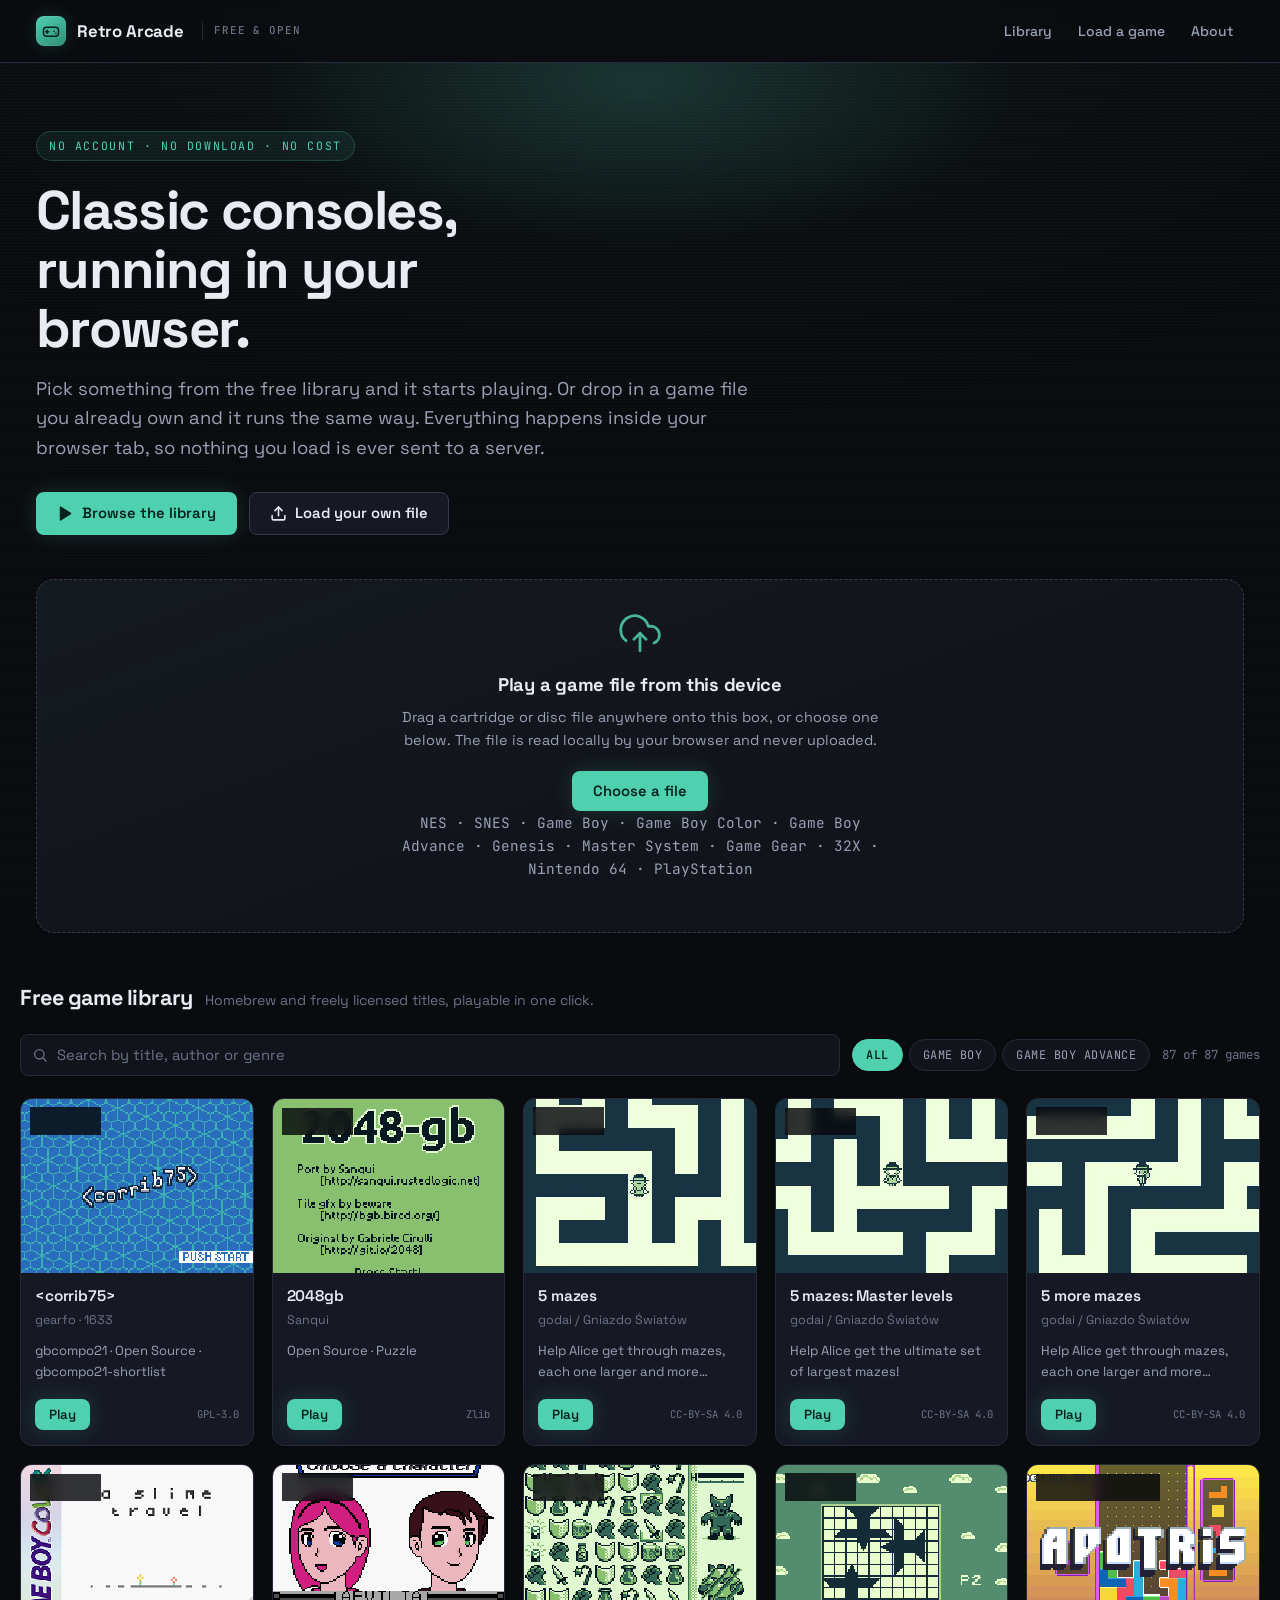
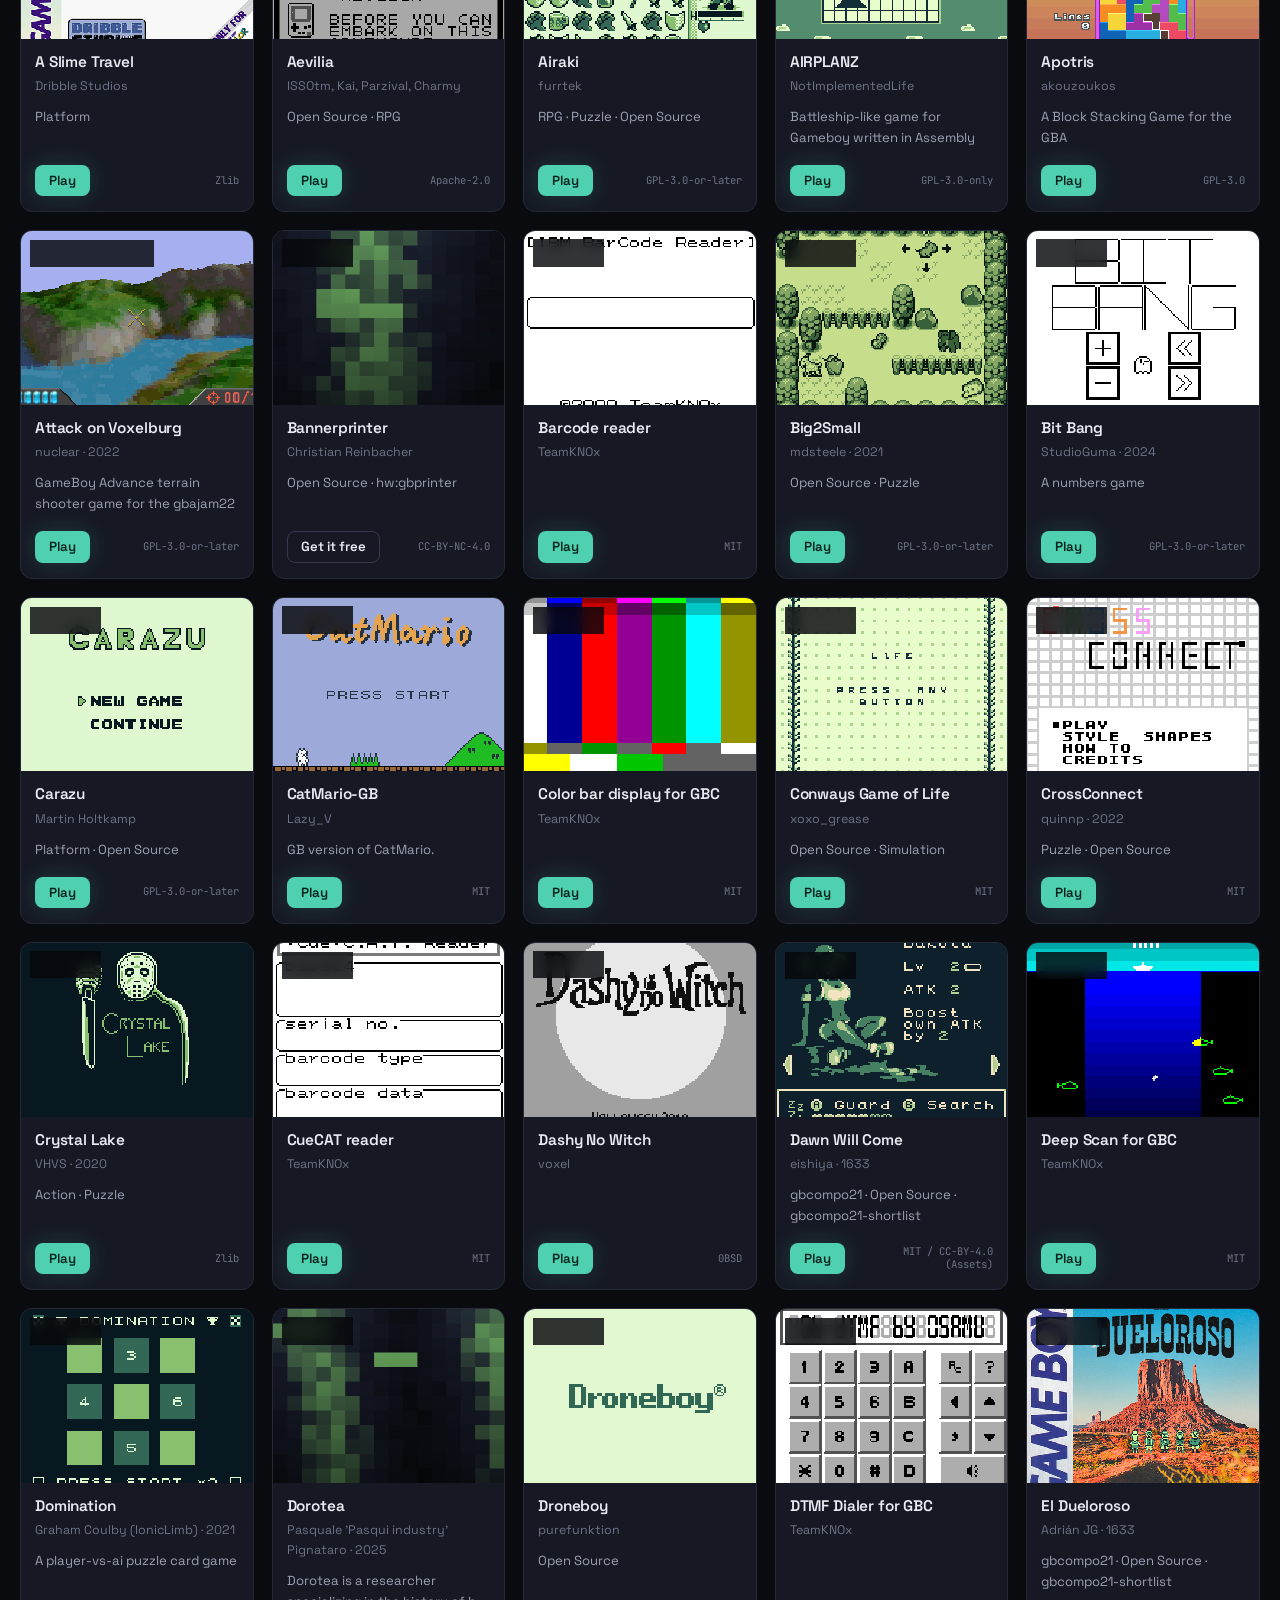
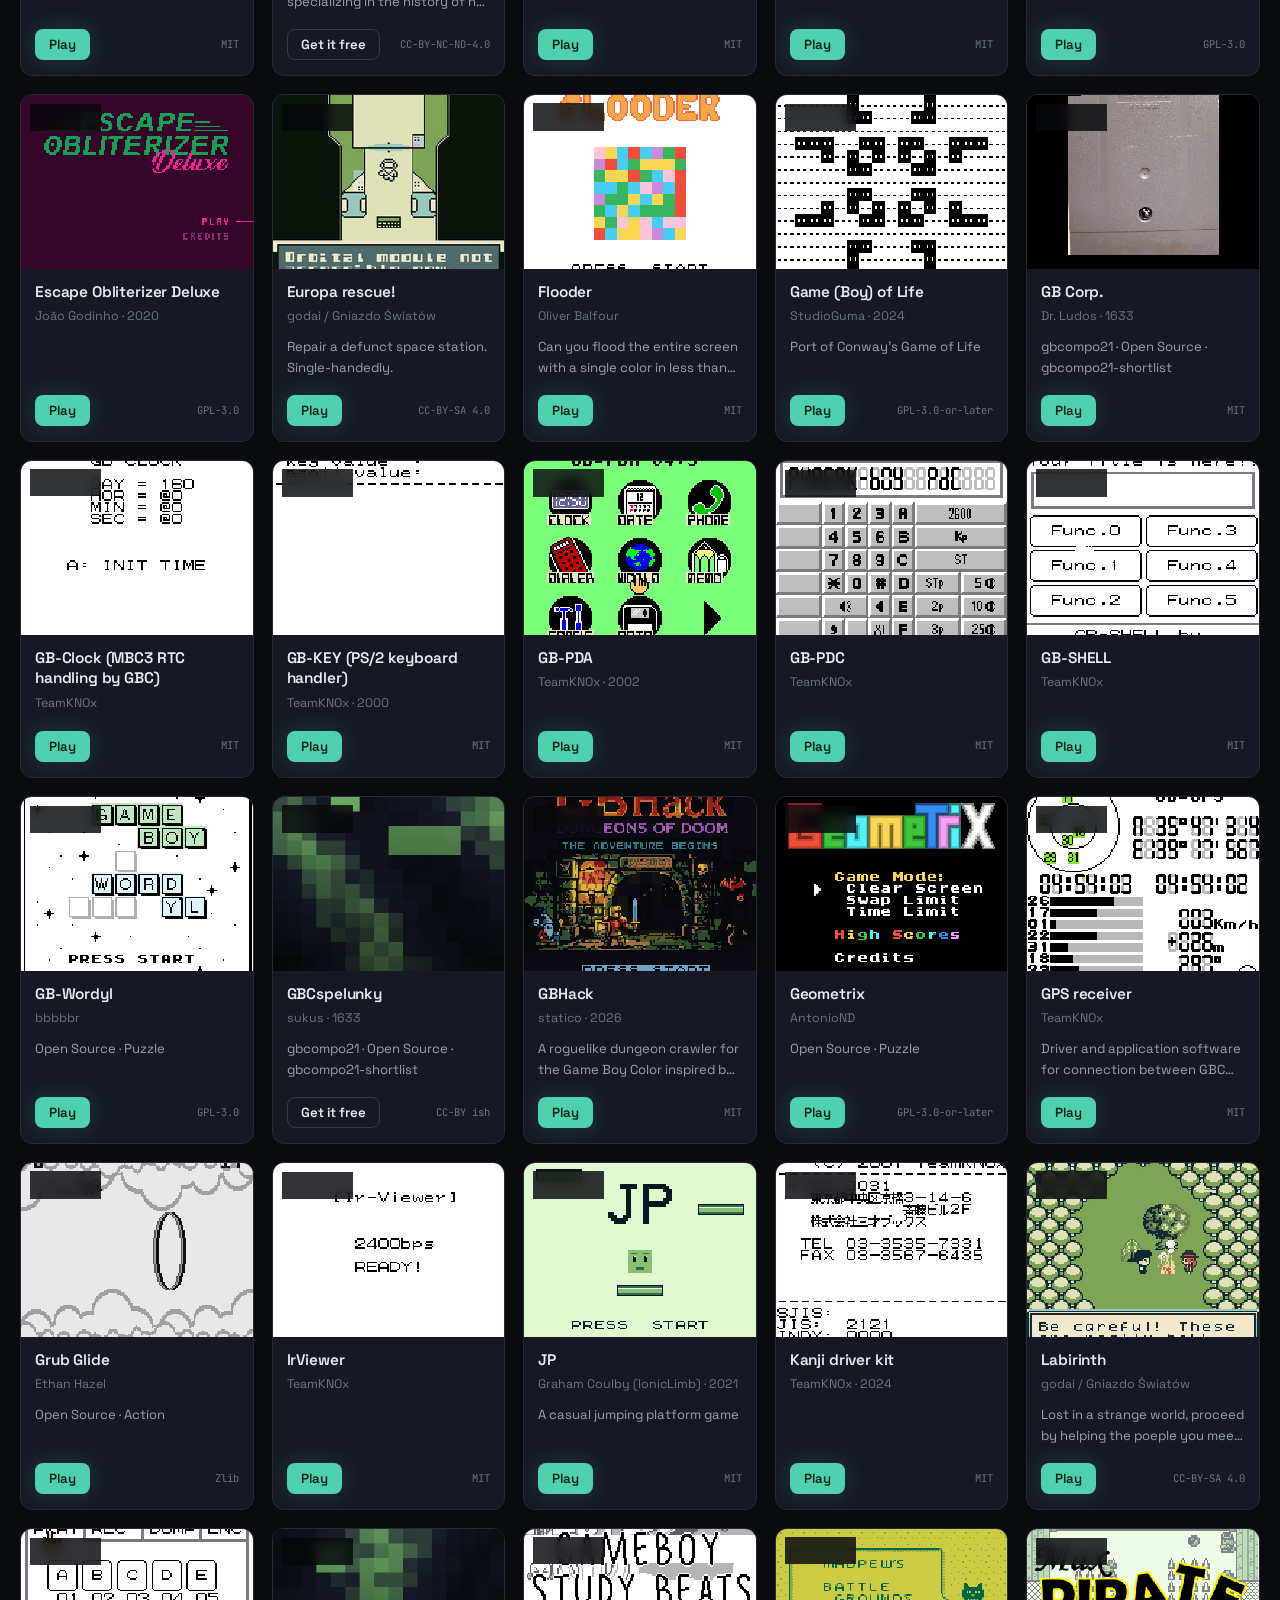
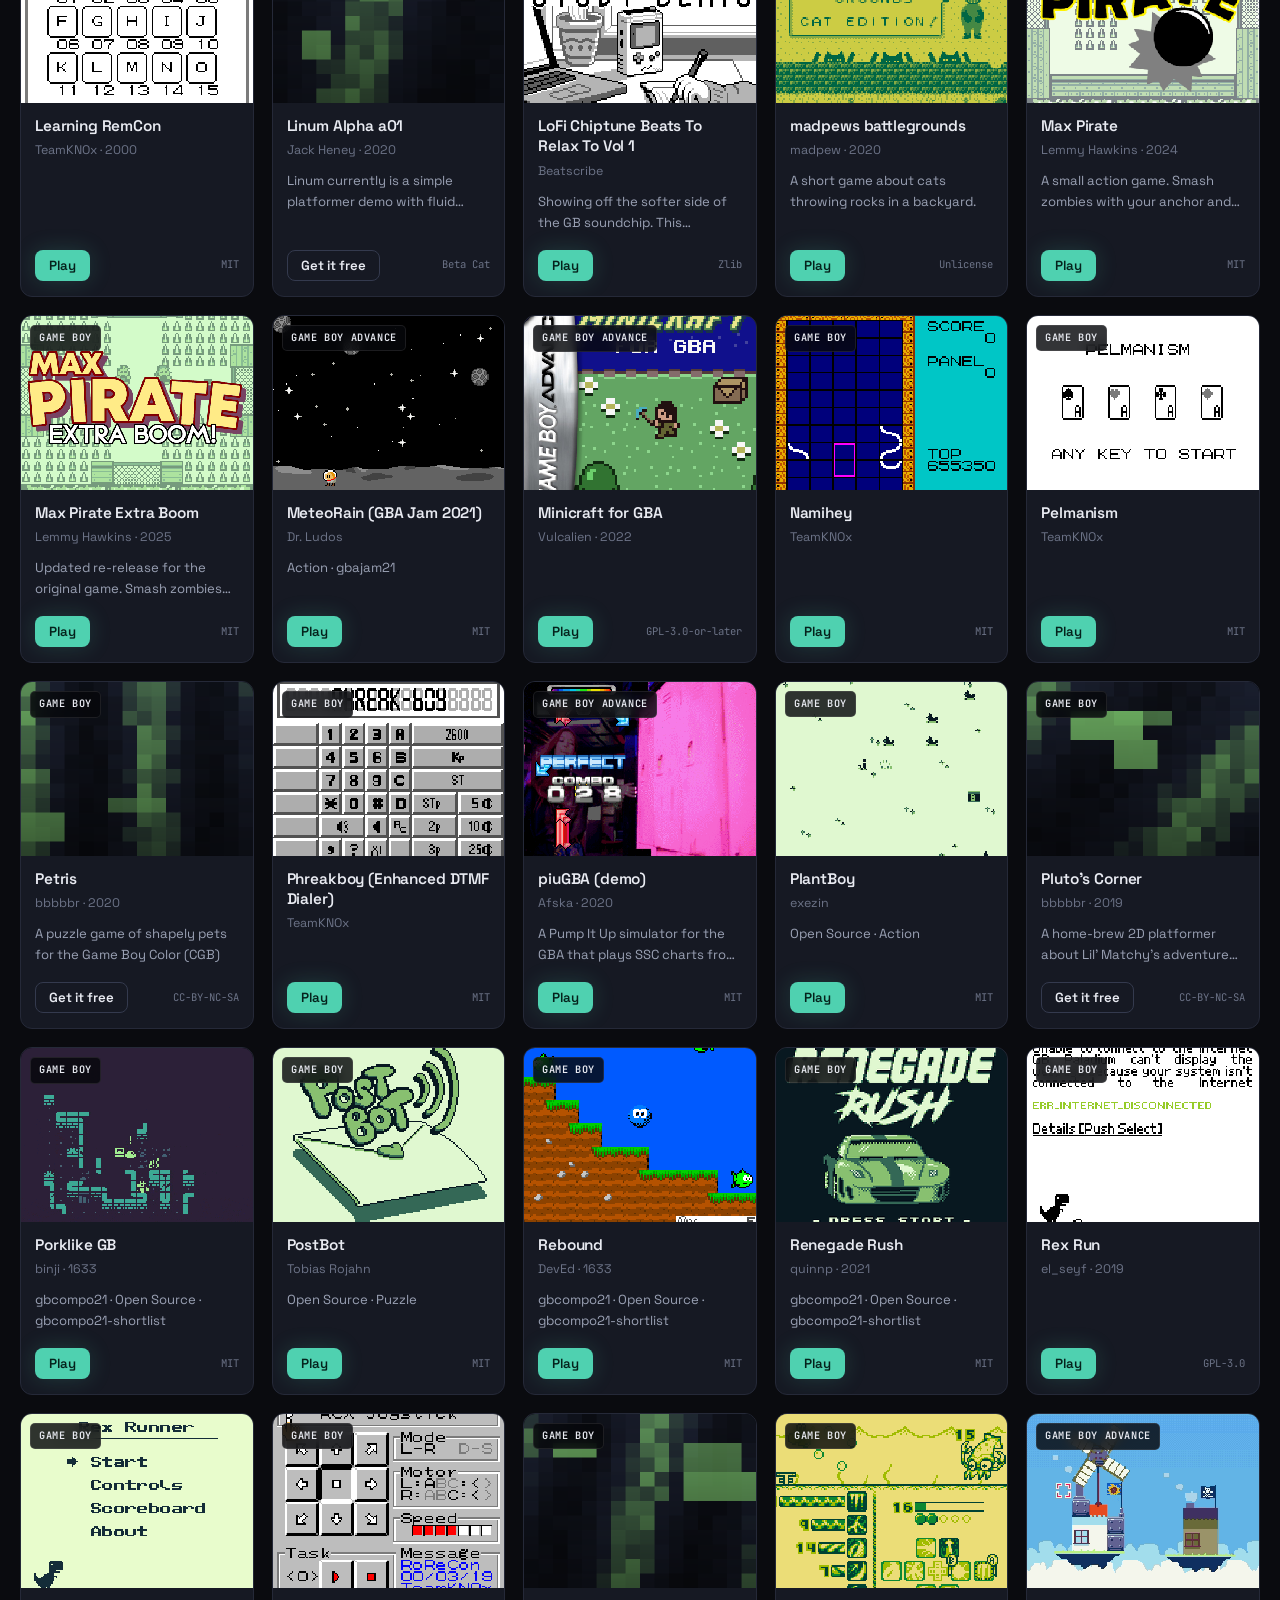
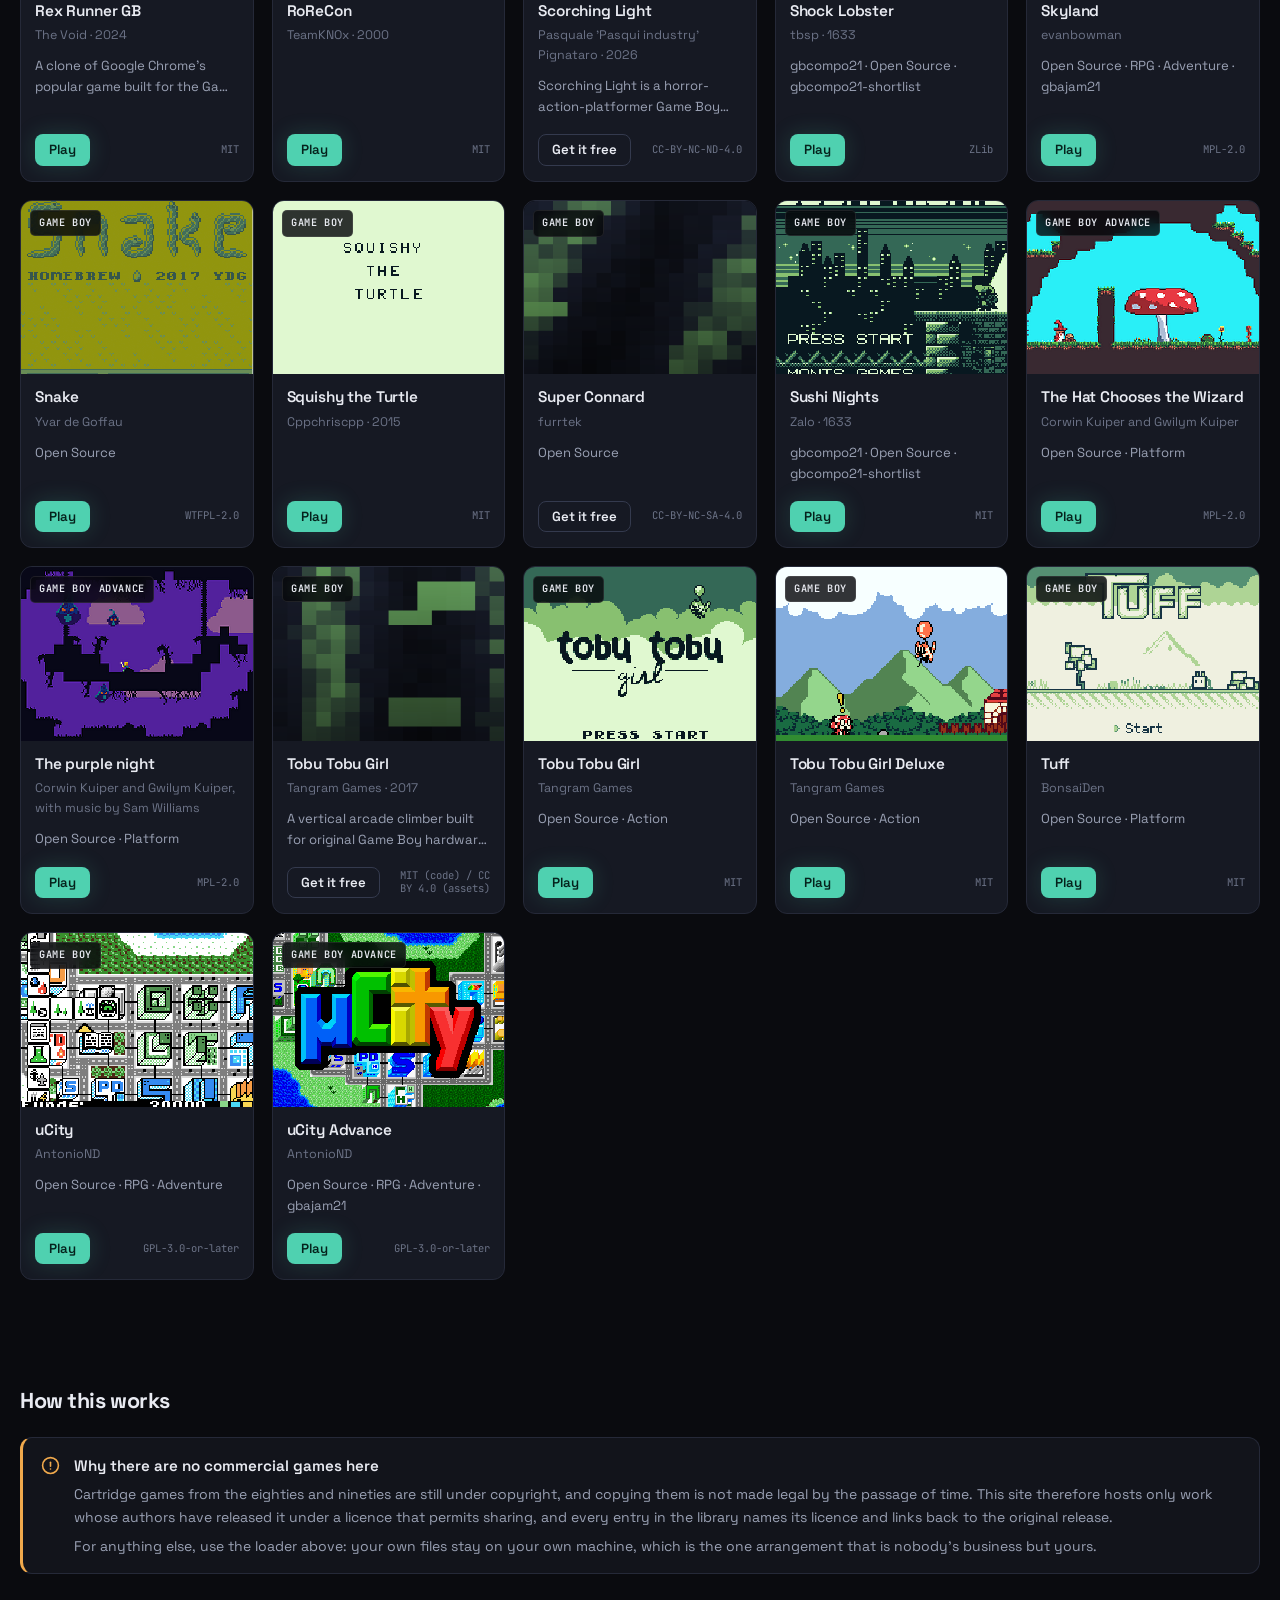
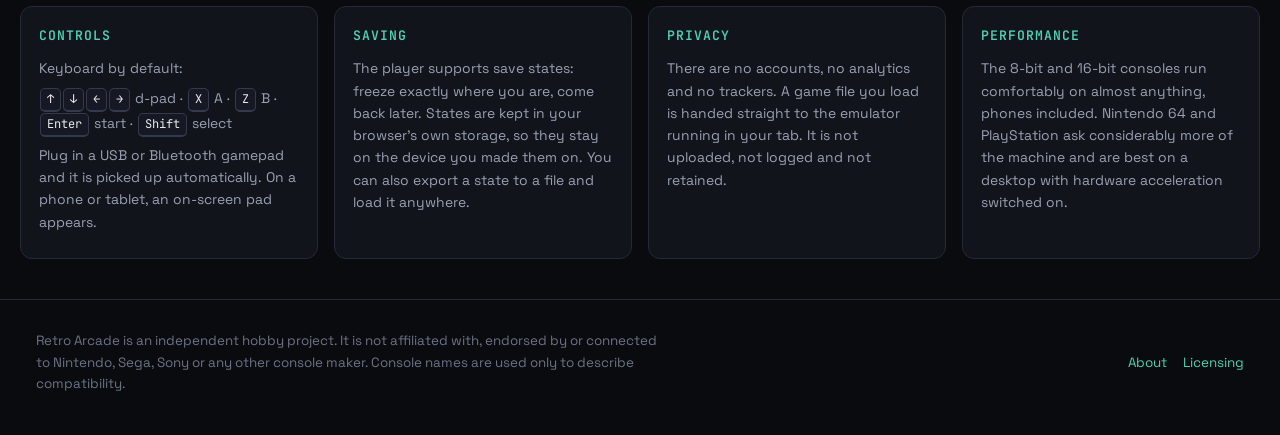
<file: index.html>
<!DOCTYPE html>
<html lang="en">
<head>
<meta charset="utf-8">
<meta name="viewport" content="width=device-width, initial-scale=1">
<title>Retro Arcade</title>
<meta name="description" content="A free browser arcade for classic consoles. Play freely licensed homebrew in one click, or load a game file from your own machine. Nothing is uploaded anywhere.">
<meta name="color-scheme" content="dark">
<meta property="og:title" content="Retro Arcade">
<meta property="og:description" content="Free browser emulation for NES, SNES, Game Boy, Genesis, Nintendo 64 and PlayStation.">
<meta property="og:type" content="website">
<link rel="icon" href="assets/img/favicon.svg" type="image/svg+xml">
<link rel="preconnect" href="https://fonts.googleapis.com">
<link rel="preconnect" href="https://fonts.gstatic.com" crossorigin>
<link href="https://fonts.googleapis.com/css2?family=Space+Grotesk:wght@400;500;600;700&family=JetBrains+Mono:wght@400;500;600&display=swap" rel="stylesheet">
<link rel="stylesheet" href="assets/css/app.css">
</head>
<body>

<header class="site-header">
  <div class="shell">
    <a class="brand" href="index.html">
      <span class="brand-mark" aria-hidden="true">
        <svg viewBox="0 0 24 24" fill="none" stroke="#05221c" stroke-width="2.1" stroke-linecap="round" stroke-linejoin="round">
          <rect x="2" y="7" width="20" height="12" rx="4"/>
          <path d="M7 11v4M5 13h4"/>
          <circle cx="16" cy="12.5" r="1.1" fill="#05221c" stroke="none"/>
          <circle cx="18.5" cy="15" r="1.1" fill="#05221c" stroke="none"/>
        </svg>
      </span>
      Retro Arcade
    </a>
    <span class="brand-sub">free &amp; open</span>
    <span class="header-spacer"></span>
    <nav class="header-links">
      <a class="header-link" href="#library">Library</a>
      <a class="header-link header-link-key" href="#load">Load a game</a>
      <a class="header-link" href="#about">About</a>
    </nav>
  </div>
</header>

<main>

  <section class="hero">
    <div class="shell">
      <span class="eyebrow">No account · No download · No cost</span>
      <h1>Classic consoles, running in your browser.</h1>
      <p class="lede">
        Pick something from the free library and it starts playing. Or drop in a game
        file you already own and it runs the same way. Everything happens inside your
        browser tab, so nothing you load is ever sent to a server.
      </p>
      <div class="hero-actions">
        <a class="btn btn-primary" href="#library">
          <svg viewBox="0 0 24 24" fill="none" stroke="currentColor" stroke-width="2.2" stroke-linecap="round" stroke-linejoin="round"><polygon points="5 3 19 12 5 21 5 3" fill="currentColor"/></svg>
          Browse the library
        </a>
        <a class="btn btn-ghost" href="#load">
          <svg viewBox="0 0 24 24" fill="none" stroke="currentColor" stroke-width="2.2" stroke-linecap="round" stroke-linejoin="round"><path d="M21 15v4a2 2 0 0 1-2 2H5a2 2 0 0 1-2-2v-4"/><polyline points="17 8 12 3 7 8"/><line x1="12" y1="3" x2="12" y2="15"/></svg>
          Load your own file
        </a>
      </div>
    </div>
  </section>

  <section class="shell" id="load">
    <div class="dropzone" id="dropzone">
      <div class="dropzone-icon" aria-hidden="true">
        <svg viewBox="0 0 24 24" fill="none" stroke="currentColor" stroke-width="1.6" stroke-linecap="round" stroke-linejoin="round">
          <path d="M20 16.6A5 5 0 0 0 18 7h-1.26A8 8 0 1 0 4 15.25"/>
          <polyline points="8.5 14.5 12 11 15.5 14.5"/>
          <line x1="12" y1="11" x2="12" y2="21"/>
        </svg>
      </div>
      <h2>Play a game file from this device</h2>
      <p>
        Drag a cartridge or disc file anywhere onto this box, or choose one below.
        The file is read locally by your browser and never uploaded.
      </p>
      <button class="btn btn-primary" type="button" id="pick-file">Choose a file</button>
      <input type="file" id="file-input" class="visually-hidden" accept="">
      <p class="dropzone-note" id="dropzone-note">
        NES · SNES · Game Boy · Game Boy Color · Game Boy Advance · Genesis · Master System · Game Gear · 32X · Nintendo 64 · PlayStation
      </p>
    </div>
  </section>

  <section class="shell section" id="library">
    <div class="section-head">
      <h2>Free game library</h2>
      <p id="library-subtitle">Homebrew and freely licensed titles, playable in one click.</p>
    </div>

    <div class="toolbar">
      <label class="search-field">
        <span class="visually-hidden">Search the library</span>
        <svg viewBox="0 0 24 24" fill="none" stroke="currentColor" stroke-width="2" stroke-linecap="round"><circle cx="11" cy="11" r="7"/><line x1="21" y1="21" x2="16.6" y2="16.6"/></svg>
        <input type="search" id="search" placeholder="Search by title, author or genre" autocomplete="off">
      </label>
      <div class="filters" id="filters" role="group" aria-label="Filter by console"></div>
      <span class="result-count" id="result-count"></span>
    </div>

    <ul class="grid" id="grid"></ul>
    <div class="empty" id="empty" hidden>
      <h3>Nothing here yet</h3>
      <p id="empty-text">No games match that search.</p>
    </div>
  </section>

  <section class="shell section" id="about">
    <div class="section-head">
      <h2>How this works</h2>
    </div>

    <div class="notice">
      <svg viewBox="0 0 24 24" fill="none" stroke="currentColor" stroke-width="2" stroke-linecap="round" stroke-linejoin="round"><circle cx="12" cy="12" r="10"/><line x1="12" y1="8" x2="12" y2="13"/><line x1="12" y1="16.5" x2="12.01" y2="16.5"/></svg>
      <div>
        <h3>Why there are no commercial games here</h3>
        <p>
          Cartridge games from the eighties and nineties are still under copyright, and
          copying them is not made legal by the passage of time. This site therefore hosts
          only work whose authors have released it under a licence that permits sharing,
          and every entry in the library names its licence and links back to the original
          release.
        </p>
        <p>
          For anything else, use the loader above: your own files stay on your own machine,
          which is the one arrangement that is nobody's business but yours.
        </p>
      </div>
    </div>

    <div class="info-grid">
      <div class="info-card">
        <h3>Controls</h3>
        <p>Keyboard by default:</p>
        <p>
          <span class="keycap">↑</span><span class="keycap">↓</span><span class="keycap">←</span><span class="keycap">→</span> d-pad ·
          <span class="keycap">X</span> A · <span class="keycap">Z</span> B ·
          <span class="keycap">Enter</span> start · <span class="keycap">Shift</span> select
        </p>
        <p>Plug in a USB or Bluetooth gamepad and it is picked up automatically. On a phone or tablet, an on-screen pad appears.</p>
      </div>

      <div class="info-card">
        <h3>Saving</h3>
        <p>
          The player supports save states: freeze exactly where you are, come back later.
          States are kept in your browser's own storage, so they stay on the device you
          made them on. You can also export a state to a file and load it anywhere.
        </p>
      </div>

      <div class="info-card">
        <h3>Privacy</h3>
        <p>
          There are no accounts, no analytics and no trackers. A game file you load is
          handed straight to the emulator running in your tab. It is not uploaded, not
          logged and not retained.
        </p>
      </div>

      <div class="info-card">
        <h3>Performance</h3>
        <p>
          The 8-bit and 16-bit consoles run comfortably on almost anything, phones included.
          Nintendo 64 and PlayStation ask considerably more of the machine and are best on a
          desktop with hardware acceleration switched on.
        </p>
      </div>
    </div>
  </section>

</main>

<footer class="site-footer">
  <div class="shell">
    <p>
      Retro Arcade is an independent hobby project. It is not affiliated with, endorsed
      by or connected to Nintendo, Sega, Sony or any other console maker. Console names
      are used only to describe compatibility.
    </p>
    <nav>
      <a href="#about">About</a>
      <a href="LICENSING.md">Licensing</a>
    </nav>
  </div>
</footer>

<script type="module" src="assets/js/library.js"></script>
</body>
</html>
</file>
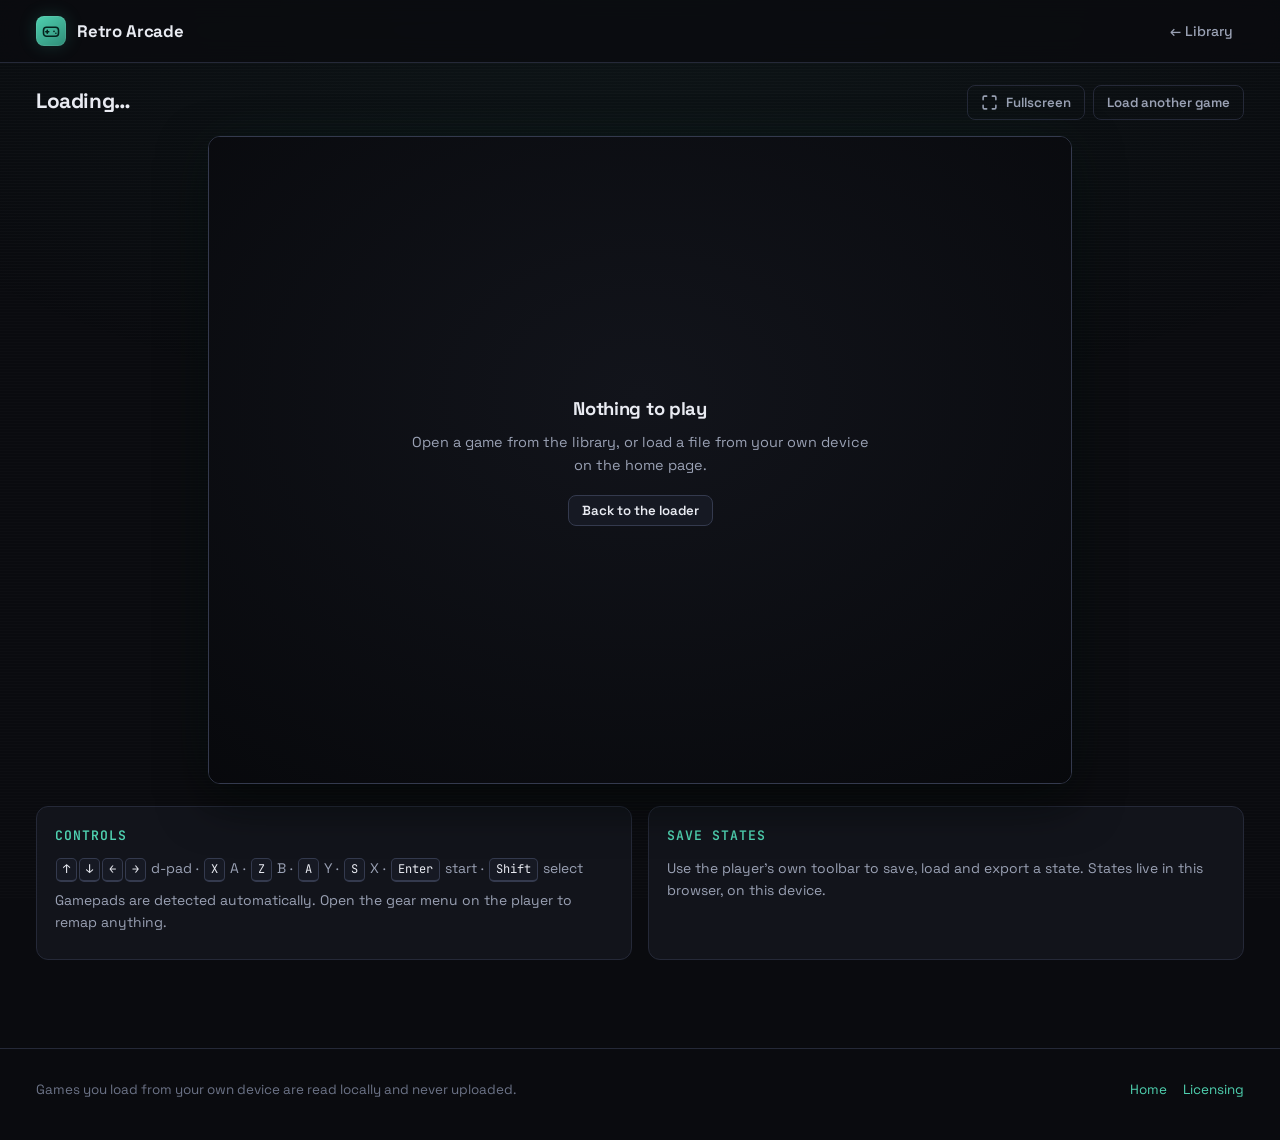
<file: play.html>
<!DOCTYPE html>
<html lang="en">
<head>
<meta charset="utf-8">
<meta name="viewport" content="width=device-width, initial-scale=1, viewport-fit=cover">
<title>Player · Retro Arcade</title>
<meta name="description" content="Browser-based console player.">
<meta name="color-scheme" content="dark">
<meta name="robots" content="noindex">
<link rel="icon" href="assets/img/favicon.svg" type="image/svg+xml">
<link rel="preconnect" href="https://fonts.googleapis.com">
<link rel="preconnect" href="https://fonts.gstatic.com" crossorigin>
<link href="https://fonts.googleapis.com/css2?family=Space+Grotesk:wght@400;500;600;700&family=JetBrains+Mono:wght@400;500;600&display=swap" rel="stylesheet">
<link rel="stylesheet" href="assets/css/app.css">
</head>
<body class="player-page">

<header class="site-header">
  <div class="shell">
    <a class="brand" href="index.html">
      <span class="brand-mark" aria-hidden="true">
        <svg viewBox="0 0 24 24" fill="none" stroke="#05221c" stroke-width="2.1" stroke-linecap="round" stroke-linejoin="round">
          <rect x="2" y="7" width="20" height="12" rx="4"/>
          <path d="M7 11v4M5 13h4"/>
          <circle cx="16" cy="12.5" r="1.1" fill="#05221c" stroke="none"/>
          <circle cx="18.5" cy="15" r="1.1" fill="#05221c" stroke="none"/>
        </svg>
      </span>
      Retro Arcade
    </a>
    <span class="header-spacer"></span>
    <nav class="header-links">
      <a class="header-link header-link-key" href="index.html#library">← Library</a>
    </nav>
  </div>
</header>

<main class="player-main">
  <div class="shell">

    <div class="player-bar">
      <div class="player-id">
        <h1 id="game-title">Loading…</h1>
        <p class="sub" id="game-sub"></p>
      </div>
      <div class="player-tools">
        <button class="btn btn-quiet btn-sm" type="button" id="btn-fullscreen">
          <svg viewBox="0 0 24 24" fill="none" stroke="currentColor" stroke-width="2.2" stroke-linecap="round" stroke-linejoin="round"><path d="M8 3H5a2 2 0 0 0-2 2v3M16 3h3a2 2 0 0 1 2 2v3M16 21h3a2 2 0 0 0 2-2v-3M8 21H5a2 2 0 0 1-2-2v-3"/></svg>
          Fullscreen
        </button>
        <a class="btn btn-quiet btn-sm" id="btn-another" href="index.html#load">Load another game</a>
      </div>
    </div>

    <div class="screen-frame" id="screen-frame">
      <div id="game"></div>

      <div class="screen-overlay" id="overlay">
        <div class="overlay-inner" id="overlay-inner">
          <div class="spinner" id="overlay-spinner"></div>
          <h2 id="overlay-title">Warming up the cabinet</h2>
          <p id="overlay-text">Fetching the emulator core. The first load takes a moment; after that it is cached.</p>
          <div class="error-detail" id="overlay-detail" hidden></div>
          <div class="console-picker" id="console-picker" hidden></div>
          <div id="overlay-actions" hidden>
            <a class="btn btn-ghost btn-sm" href="index.html#load">Back to the loader</a>
          </div>
        </div>
      </div>
    </div>

    <div class="info-grid" id="game-info">
      <div class="info-card">
        <h3>Controls</h3>
        <p>
          <span class="keycap">↑</span><span class="keycap">↓</span><span class="keycap">←</span><span class="keycap">→</span> d-pad ·
          <span class="keycap">X</span> A · <span class="keycap">Z</span> B ·
          <span class="keycap">A</span> Y · <span class="keycap">S</span> X ·
          <span class="keycap">Enter</span> start · <span class="keycap">Shift</span> select
        </p>
        <p>Gamepads are detected automatically. Open the gear menu on the player to remap anything.</p>
      </div>
      <div class="info-card">
        <h3>Save states</h3>
        <p>Use the player's own toolbar to save, load and export a state. States live in this browser, on this device.</p>
      </div>
      <div class="info-card" id="credit-card" hidden>
        <h3>About this game</h3>
        <p id="credit-desc"></p>
        <p id="credit-license"></p>
        <p id="credit-links"></p>
      </div>
    </div>

  </div>
</main>

<footer class="site-footer">
  <div class="shell">
    <p>Games you load from your own device are read locally and never uploaded.</p>
    <nav><a href="index.html">Home</a><a href="LICENSING.md">Licensing</a></nav>
  </div>
</footer>

<script type="module" src="assets/js/player.js"></script>
</body>
</html>
</file>
<file: assets/css/app.css>
/* =========================================================================
   Retro Arcade - stylesheet
   Dark-first cabinet aesthetic. All artwork here is original: abstract
   gradients and geometry, no console logos or game characters.
   ========================================================================= */

:root {
  --bg: #0a0b0f;
  --bg-elevated: #12141b;
  --bg-sunken: #07080b;
  --panel: #161923;
  --panel-hover: #1d2130;
  --border: #252938;
  --border-bright: #343a4e;

  --text: #e9ebf2;
  --text-muted: #9aa1b4;
  --text-faint: #6c7387;

  --accent: #4fd1b0;
  --accent-dim: #2f8c77;
  --accent-glow: rgba(79, 209, 176, 0.18);
  --warm: #f0a94c;
  --warm-glow: rgba(240, 169, 76, 0.16);

  --radius: 12px;
  --radius-sm: 8px;
  --radius-lg: 18px;

  --shadow-sm: 0 1px 2px rgba(0, 0, 0, 0.5);
  --shadow: 0 4px 16px rgba(0, 0, 0, 0.45);
  --shadow-lg: 0 18px 48px rgba(0, 0, 0, 0.55);

  --font-sans: "Space Grotesk", ui-sans-serif, system-ui, -apple-system, "Segoe UI", Roboto, sans-serif;
  --font-mono: "JetBrains Mono", ui-monospace, SFMono-Regular, "SF Mono", Menlo, Consolas, monospace;

  --gutter: 16px;
  --maxw: 1240px;
}

*,
*::before,
*::after { box-sizing: border-box; }

html { scroll-behavior: smooth; }

body {
  margin: 0;
  background: var(--bg);
  color: var(--text);
  font-family: var(--font-sans);
  font-size: 16px;
  line-height: 1.6;
  -webkit-font-smoothing: antialiased;
  text-rendering: optimizeLegibility;
  min-height: 100vh;
}

/* Faint scanline + vignette wash. Purely decorative, kept very low contrast
   so it never interferes with reading. */
body::before {
  content: "";
  position: fixed;
  inset: 0;
  pointer-events: none;
  z-index: 1;
  background:
    repeating-linear-gradient(to bottom, rgba(255, 255, 255, 0.014) 0 1px, transparent 1px 3px),
    radial-gradient(120% 80% at 50% 0%, rgba(79, 209, 176, 0.05), transparent 60%);
}

@media (prefers-reduced-motion: no-preference) {
  body::before { animation: none; }
}

img { max-width: 100%; display: block; }

a {
  color: var(--accent);
  text-decoration: none;
  transition: color 0.15s ease;
}
a:hover { color: #6fe3c6; }

:focus-visible {
  outline: 2px solid var(--accent);
  outline-offset: 3px;
  border-radius: 4px;
}

.shell {
  position: relative;
  z-index: 2;
  width: 100%;
  max-width: var(--maxw);
  margin: 0 auto;
  padding: 0 var(--gutter);
}

.visually-hidden {
  position: absolute;
  width: 1px; height: 1px;
  padding: 0; margin: -1px;
  overflow: hidden;
  clip: rect(0 0 0 0);
  white-space: nowrap;
  border: 0;
}

/* ---------------------------------------------------------------- header */

.site-header {
  position: sticky;
  top: 0;
  z-index: 40;
  background: rgba(10, 11, 15, 0.82);
  backdrop-filter: blur(14px);
  -webkit-backdrop-filter: blur(14px);
  border-bottom: 1px solid var(--border);
}

.site-header .shell {
  display: flex;
  align-items: center;
  gap: 16px;
  min-height: 62px;
}

.brand {
  display: inline-flex;
  align-items: center;
  gap: 11px;
  color: var(--text);
  font-weight: 700;
  letter-spacing: -0.01em;
  font-size: 1.05rem;
  flex-shrink: 0;
}
.brand:hover { color: var(--text); }

.brand-mark {
  width: 30px;
  height: 30px;
  flex-shrink: 0;
  border-radius: 8px;
  background: linear-gradient(145deg, var(--accent), var(--accent-dim));
  display: grid;
  place-items: center;
  box-shadow: 0 0 0 1px rgba(255, 255, 255, 0.08) inset, 0 0 18px var(--accent-glow);
}
.brand-mark svg { width: 18px; height: 18px; display: block; }

.brand-sub {
  color: var(--text-faint);
  font-family: var(--font-mono);
  font-size: 0.68rem;
  letter-spacing: 0.08em;
  text-transform: uppercase;
  font-weight: 500;
  padding-left: 11px;
  margin-left: 2px;
  border-left: 1px solid var(--border);
}

.header-spacer { flex: 1; }

.header-links {
  display: flex;
  align-items: center;
  gap: 4px;
}

.header-link {
  color: var(--text-muted);
  font-size: 0.875rem;
  font-weight: 500;
  padding: 7px 11px;
  border-radius: var(--radius-sm);
  transition: background 0.15s ease, color 0.15s ease;
}
.header-link:hover { color: var(--text); background: var(--panel); }

/* ------------------------------------------------------------------ hero */

.hero {
  position: relative;
  padding: 68px 0 44px;
  overflow: hidden;
}

.hero::after {
  content: "";
  position: absolute;
  left: 50%;
  top: -140px;
  width: 760px;
  height: 320px;
  transform: translateX(-50%);
  background: radial-gradient(closest-side, var(--accent-glow), transparent);
  pointer-events: none;
}

.hero .shell { position: relative; z-index: 1; }

.eyebrow {
  display: inline-flex;
  align-items: center;
  gap: 8px;
  font-family: var(--font-mono);
  font-size: 0.72rem;
  letter-spacing: 0.14em;
  text-transform: uppercase;
  color: var(--accent);
  background: rgba(79, 209, 176, 0.08);
  border: 1px solid rgba(79, 209, 176, 0.22);
  padding: 5px 12px;
  border-radius: 100px;
  margin-bottom: 20px;
}

h1 {
  font-size: clamp(2.1rem, 5.2vw, 3.4rem);
  line-height: 1.08;
  letter-spacing: -0.03em;
  margin: 0 0 16px;
  font-weight: 700;
  max-width: 17ch;
}

.hero p.lede {
  font-size: clamp(1rem, 1.8vw, 1.15rem);
  color: var(--text-muted);
  max-width: 62ch;
  margin: 0 0 30px;
}

.hero-actions {
  display: flex;
  flex-wrap: wrap;
  gap: 12px;
}

/* --------------------------------------------------------------- buttons */

.btn {
  display: inline-flex;
  align-items: center;
  justify-content: center;
  gap: 8px;
  font-family: inherit;
  font-size: 0.925rem;
  font-weight: 600;
  line-height: 1;
  padding: 12px 20px;
  border-radius: var(--radius-sm);
  border: 1px solid transparent;
  cursor: pointer;
  transition: transform 0.12s ease, background 0.15s ease, border-color 0.15s ease, color 0.15s ease;
  white-space: nowrap;
}
.btn:active { transform: translateY(1px); }
.btn svg { width: 17px; height: 17px; flex-shrink: 0; }

.btn-primary {
  background: var(--accent);
  color: #05221c;
  box-shadow: 0 0 22px var(--accent-glow);
}
.btn-primary:hover { background: #63ddbe; color: #05221c; }

.btn-ghost {
  background: var(--panel);
  color: var(--text);
  border-color: var(--border-bright);
}
.btn-ghost:hover { background: var(--panel-hover); color: var(--text); }

.btn-quiet {
  background: transparent;
  color: var(--text-muted);
  border-color: var(--border);
}
.btn-quiet:hover { color: var(--text); border-color: var(--border-bright); }

.btn-sm { padding: 8px 13px; font-size: 0.83rem; }

/* ------------------------------------------------------------- drop zone */

.dropzone {
  position: relative;
  border: 1.5px dashed var(--border-bright);
  border-radius: var(--radius-lg);
  background:
    linear-gradient(160deg, rgba(79, 209, 176, 0.035), transparent 55%),
    var(--bg-elevated);
  padding: 34px 28px;
  text-align: center;
  transition: border-color 0.18s ease, background 0.18s ease, transform 0.18s ease;
}

.dropzone.is-hot {
  border-color: var(--accent);
  background: linear-gradient(160deg, rgba(79, 209, 176, 0.1), transparent 60%), var(--bg-elevated);
  transform: scale(1.006);
}

.dropzone h2 {
  font-size: 1.15rem;
  margin: 0 0 7px;
  letter-spacing: -0.015em;
}

.dropzone p {
  color: var(--text-muted);
  font-size: 0.9rem;
  margin: 0 auto 18px;
  max-width: 56ch;
}

.dropzone-icon {
  width: 42px;
  height: 42px;
  margin: 0 auto 14px;
  color: var(--accent);
  opacity: 0.85;
}
.dropzone-icon svg { width: 100%; height: 100%; }

.dropzone-note {
  margin-top: 16px;
  font-size: 0.78rem;
  color: var(--text-faint);
  font-family: var(--font-mono);
}

/* --------------------------------------------------------------- toolbar */

.toolbar {
  display: flex;
  flex-wrap: wrap;
  align-items: center;
  gap: 12px;
  margin-bottom: 22px;
}

.search-field {
  position: relative;
  flex: 1 1 240px;
  min-width: 0;
}

.search-field svg {
  position: absolute;
  left: 12px;
  top: 50%;
  transform: translateY(-50%);
  width: 16px;
  height: 16px;
  color: var(--text-faint);
  pointer-events: none;
}

.search-field input {
  width: 100%;
  font-family: inherit;
  font-size: 0.92rem;
  color: var(--text);
  background: var(--bg-elevated);
  border: 1px solid var(--border);
  border-radius: var(--radius-sm);
  padding: 11px 14px 11px 36px;
  transition: border-color 0.15s ease, background 0.15s ease;
}
.search-field input::placeholder { color: var(--text-faint); }
.search-field input:focus {
  outline: none;
  border-color: var(--accent-dim);
  background: var(--panel);
}

.filters {
  display: flex;
  flex-wrap: wrap;
  gap: 6px;
}

.chip {
  font-family: var(--font-mono);
  font-size: 0.74rem;
  letter-spacing: 0.04em;
  text-transform: uppercase;
  color: var(--text-muted);
  background: var(--bg-elevated);
  border: 1px solid var(--border);
  border-radius: 100px;
  padding: 7px 13px;
  cursor: pointer;
  transition: all 0.15s ease;
  white-space: nowrap;
}
.chip:hover { color: var(--text); border-color: var(--border-bright); }
.chip[aria-pressed="true"] {
  color: #05221c;
  background: var(--accent);
  border-color: var(--accent);
  font-weight: 600;
}

.result-count {
  font-family: var(--font-mono);
  font-size: 0.78rem;
  color: var(--text-faint);
  margin-left: auto;
  white-space: nowrap;
}

/* ------------------------------------------------------------------ grid */

.grid {
  display: grid;
  grid-template-columns: repeat(auto-fill, minmax(215px, 1fr));
  gap: 18px;
  margin: 0 0 56px;
  padding: 0;
  list-style: none;
}

.card {
  position: relative;
  display: flex;
  flex-direction: column;
  background: var(--panel);
  border: 1px solid var(--border);
  border-radius: var(--radius);
  overflow: hidden;
  transition: border-color 0.18s ease, transform 0.18s ease, box-shadow 0.18s ease;
}

.card:hover {
  border-color: var(--border-bright);
  transform: translateY(-3px);
  box-shadow: var(--shadow);
}

.card-art {
  position: relative;
  aspect-ratio: 4 / 3;
  background: var(--bg-sunken);
  overflow: hidden;
}

.card-art img {
  width: 100%;
  height: 100%;
  object-fit: cover;
  image-rendering: pixelated;
}

.card-art canvas {
  width: 100%;
  height: 100%;
  display: block;
}

.card-badge {
  position: absolute;
  top: 9px;
  left: 9px;
  font-family: var(--font-mono);
  font-size: 0.64rem;
  letter-spacing: 0.06em;
  text-transform: uppercase;
  font-weight: 600;
  padding: 4px 8px;
  border-radius: 5px;
  background: rgba(7, 8, 11, 0.82);
  backdrop-filter: blur(6px);
  border: 1px solid rgba(255, 255, 255, 0.09);
  color: var(--text);
}

.card-body {
  padding: 13px 14px 15px;
  display: flex;
  flex-direction: column;
  gap: 5px;
  flex: 1;
}

.card-title {
  font-size: 0.96rem;
  font-weight: 600;
  letter-spacing: -0.01em;
  margin: 0;
  line-height: 1.32;
}
.card-title a { color: var(--text); }
.card-title a:hover { color: var(--accent); }

.card-meta {
  font-size: 0.78rem;
  color: var(--text-faint);
  margin: 0;
}

.card-desc {
  font-size: 0.82rem;
  color: var(--text-muted);
  margin: 4px 0 0;
  display: -webkit-box;
  -webkit-line-clamp: 2;
  -webkit-box-orient: vertical;
  line-clamp: 2;
  overflow: hidden;
}

.card-foot {
  margin-top: auto;
  padding-top: 12px;
  display: flex;
  align-items: center;
  gap: 8px;
}

.card-license {
  font-family: var(--font-mono);
  font-size: 0.66rem;
  color: var(--text-faint);
  margin-left: auto;
  text-align: right;
  line-height: 1.3;
  max-width: 50%;
}

/* ----------------------------------------------------------------- empty */

.empty {
  text-align: center;
  padding: 56px 20px;
  border: 1px dashed var(--border);
  border-radius: var(--radius-lg);
  color: var(--text-muted);
  background: var(--bg-elevated);
}
.empty h3 { margin: 0 0 8px; color: var(--text); font-size: 1.05rem; }
.empty p { margin: 0 auto; max-width: 52ch; font-size: 0.9rem; }

/* --------------------------------------------------------------- section */

.section { padding: 8px 0 0; }

.section-head {
  display: flex;
  align-items: baseline;
  gap: 12px;
  margin: 40px 0 18px;
}

.section-head h2 {
  font-size: 1.35rem;
  letter-spacing: -0.02em;
  margin: 0;
  font-weight: 700;
}

.section-head p {
  margin: 0;
  color: var(--text-faint);
  font-size: 0.88rem;
}

/* -------------------------------------------------------------- info box */

.notice {
  display: flex;
  gap: 14px;
  align-items: flex-start;
  background: var(--bg-elevated);
  border: 1px solid var(--border);
  border-left: 3px solid var(--warm);
  border-radius: var(--radius);
  padding: 16px 18px;
  margin: 0 0 32px;
}

.notice svg {
  width: 19px;
  height: 19px;
  flex-shrink: 0;
  color: var(--warm);
  margin-top: 2px;
}

.notice h3 {
  margin: 0 0 5px;
  font-size: 0.95rem;
  font-weight: 600;
}

.notice p {
  margin: 0;
  font-size: 0.875rem;
  color: var(--text-muted);
}
.notice p + p { margin-top: 7px; }

/* ---------------------------------------------------------------- player */

.player-page {
  display: flex;
  flex-direction: column;
  min-height: 100vh;
}

.player-main {
  flex: 1;
  padding: 22px 0 48px;
}

.player-bar {
  display: flex;
  align-items: center;
  flex-wrap: wrap;
  gap: 12px;
  margin-bottom: 16px;
}

.player-id { min-width: 0; }

.player-id h1 {
  font-size: 1.3rem;
  margin: 0;
  letter-spacing: -0.02em;
  max-width: none;
  overflow: hidden;
  text-overflow: ellipsis;
  white-space: nowrap;
}

.player-id .sub {
  font-family: var(--font-mono);
  font-size: 0.75rem;
  color: var(--text-faint);
  margin: 3px 0 0;
  letter-spacing: 0.04em;
}

.player-tools {
  margin-left: auto;
  display: flex;
  gap: 8px;
  flex-wrap: wrap;
}

.screen-frame {
  position: relative;
  background: #000;
  border: 1px solid var(--border-bright);
  border-radius: var(--radius);
  overflow: hidden;
  box-shadow: var(--shadow-lg), 0 0 60px rgba(79, 209, 176, 0.05);
  aspect-ratio: 4 / 3;
  width: 100%;
  /* Keep the whole screen inside the viewport, so nobody has to scroll to see
     the bottom of the game they are playing. */
  max-width: calc(72vh * 4 / 3);
  margin: 0 auto;
}

.screen-frame.is-wide {
  aspect-ratio: 16 / 9;
  max-width: calc(72vh * 16 / 9);
}

#game { width: 100%; height: 100%; }

.screen-overlay {
  position: absolute;
  inset: 0;
  display: grid;
  place-items: center;
  padding: 28px;
  text-align: center;
  background: radial-gradient(90% 90% at 50% 40%, #12141b, #06070a);
  z-index: 5;
}

.screen-overlay[hidden] { display: none; }

.overlay-inner { max-width: 46ch; }

.overlay-inner h2 {
  font-size: 1.15rem;
  margin: 0 0 8px;
  letter-spacing: -0.015em;
}

.overlay-inner p {
  color: var(--text-muted);
  font-size: 0.9rem;
  margin: 0 0 18px;
}

.overlay-inner .error-detail {
  font-family: var(--font-mono);
  font-size: 0.76rem;
  color: var(--text-faint);
  background: var(--bg-sunken);
  border: 1px solid var(--border);
  border-radius: var(--radius-sm);
  padding: 10px 12px;
  margin: 0 0 18px;
  text-align: left;
  word-break: break-word;
  max-height: 140px;
  overflow: auto;
}

.spinner {
  width: 34px;
  height: 34px;
  margin: 0 auto 16px;
  border-radius: 50%;
  border: 2.5px solid var(--border-bright);
  border-top-color: var(--accent);
  animation: spin 0.8s linear infinite;
}

@keyframes spin { to { transform: rotate(360deg); } }

@media (prefers-reduced-motion: reduce) {
  .spinner { animation-duration: 2.4s; }
  .card:hover { transform: none; }
  html { scroll-behavior: auto; }
}

/* ------------------------------------------------------- console chooser */

.console-picker {
  display: flex;
  flex-wrap: wrap;
  gap: 7px;
  justify-content: center;
  margin-top: 4px;
}

.console-picker button {
  font-family: var(--font-mono);
  font-size: 0.74rem;
  color: var(--text-muted);
  background: var(--panel);
  border: 1px solid var(--border);
  border-radius: var(--radius-sm);
  padding: 8px 12px;
  cursor: pointer;
  transition: all 0.15s ease;
}
.console-picker button:hover {
  color: var(--text);
  border-color: var(--accent-dim);
  background: var(--panel-hover);
}

/* --------------------------------------------------------- info sections */

.info-grid {
  display: grid;
  grid-template-columns: repeat(auto-fit, minmax(240px, 1fr));
  gap: 16px;
  margin-top: 22px;
}

.info-card {
  background: var(--bg-elevated);
  border: 1px solid var(--border);
  border-radius: var(--radius);
  padding: 18px;
}

.info-card h3 {
  font-size: 0.82rem;
  font-family: var(--font-mono);
  letter-spacing: 0.08em;
  text-transform: uppercase;
  color: var(--accent);
  margin: 0 0 11px;
  font-weight: 600;
}

.info-card p,
.info-card li {
  font-size: 0.87rem;
  color: var(--text-muted);
  margin: 0 0 7px;
}

.info-card ul { margin: 0; padding-left: 18px; }

.keycap {
  display: inline-block;
  font-family: var(--font-mono);
  font-size: 0.75rem;
  color: var(--text);
  background: var(--panel);
  border: 1px solid var(--border-bright);
  border-bottom-width: 2px;
  border-radius: 5px;
  padding: 1px 6px;
  margin: 0 1px;
}

/* ---------------------------------------------------------------- footer */

.site-footer {
  border-top: 1px solid var(--border);
  padding: 30px 0 40px;
  margin-top: 40px;
  color: var(--text-faint);
  font-size: 0.84rem;
  position: relative;
  z-index: 2;
}

.site-footer .shell {
  display: flex;
  flex-wrap: wrap;
  gap: 14px;
  align-items: center;
}

.site-footer p { margin: 0; max-width: 70ch; }
.site-footer nav { margin-left: auto; display: flex; gap: 16px; }

/* ------------------------------------------------------------ responsive */

@media (max-width: 720px) {
  .hero { padding: 44px 0 32px; }
  .brand-sub { display: none; }
  .result-count { margin-left: 0; width: 100%; }
  .grid { grid-template-columns: repeat(auto-fill, minmax(150px, 1fr)); gap: 12px; }
  .player-tools { margin-left: 0; width: 100%; }
  .screen-frame { border-radius: var(--radius-sm); }
  .site-footer nav { margin-left: 0; width: 100%; }
}

@media (max-width: 420px) {
  .header-links .header-link:not(.header-link-key) { display: none; }
}
</file>
